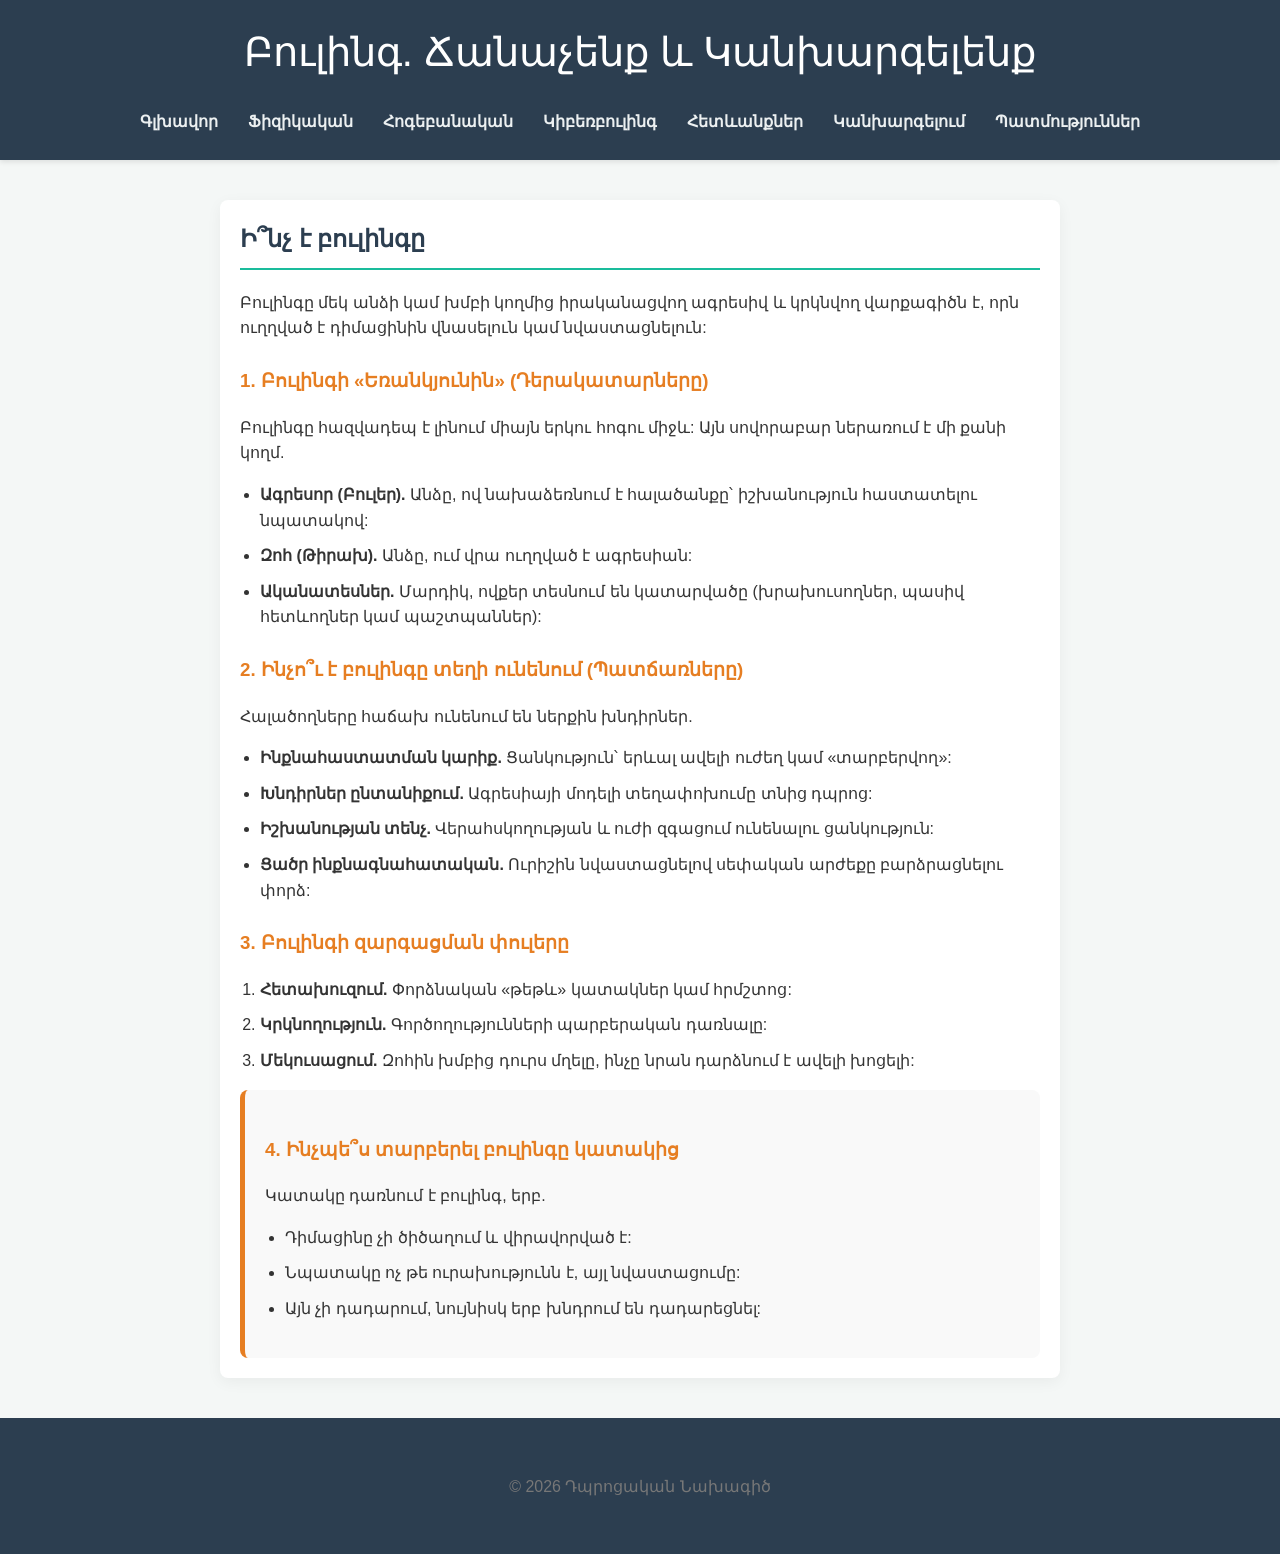
<file: index.html>
<!DOCTYPE html>
<html lang="hy">
<head>
    <meta charset="UTF-8">
    <title>Բուլինգի Դեմ Պայքար - Գլխավոր</title>
    <link rel="stylesheet" href="style.css">
</head>
<body>
    <header>
        <h1>Բուլինգ. Ճանաչենք և Կանխարգելենք</h1>
        <nav>
            <ul>
                <li><a href="index.html">Գլխավոր</a></li>
                <li><a href="physical.html">Ֆիզիկական</a></li>
                <li><a href="psychological.html">Հոգեբանական</a></li>
                <li><a href="cyber.html">Կիբեռբուլինգ</a></li>
                <li><a href="consequences.html">Հետևանքներ</a></li>
                <li><a href="prevention.html">Կանխարգելում</a></li>
                <li><a href="stories.html">Պատմություններ</a></li>
            </ul>
        </nav>
    </header>

    <main class="content">
        <section class="intro">
            <h2>Ի՞նչ է բուլինգը</h2>
            <p>Բուլինգը մեկ անձի կամ խմբի կողմից իրականացվող ագրեսիվ և կրկնվող վարքագիծն է, որն ուղղված է դիմացինին վնասելուն կամ նվաստացնելուն:</p>
        </section>

        <section class="roles">
            <h3>1. Բուլինգի «Եռանկյունին» (Դերակատարները)</h3>
            <p>Բուլինգը հազվադեպ է լինում միայն երկու հոգու միջև: Այն սովորաբար ներառում է մի քանի կողմ.</p>
            <ul>
                <li><strong>Ագրեսոր (Բուլեր).</strong> Անձը, ով նախաձեռնում է հալածանքը՝ իշխանություն հաստատելու նպատակով:</li>
                <li><strong>Զոհ (Թիրախ).</strong> Անձը, ում վրա ուղղված է ագրեսիան:</li>
                <li><strong>Ականատեսներ.</strong> Մարդիկ, ովքեր տեսնում են կատարվածը (խրախուսողներ, պասիվ հետևողներ կամ պաշտպաններ):</li>
            </ul>
        </section>

        <section class="reasons">
            <h3>2. Ինչո՞ւ է բուլինգը տեղի ունենում (Պատճառները)</h3>
            <p>Հալածողները հաճախ ունենում են ներքին խնդիրներ.</p>
            <ul>
                <li><strong>Ինքնահաստատման կարիք.</strong> Ցանկություն՝ երևալ ավելի ուժեղ կամ «տարբերվող»:</li>
                <li><strong>Խնդիրներ ընտանիքում.</strong> Ագրեսիայի մոդելի տեղափոխումը տնից դպրոց:</li>
                <li><strong>Իշխանության տենչ.</strong> Վերահսկողության և ուժի զգացում ունենալու ցանկություն:</li>
                <li><strong>Ցածր ինքնագնահատական.</strong> Ուրիշին նվաստացնելով սեփական արժեքը բարձրացնելու փորձ:</li>
            </ul>
        </section>

        <section class="stages">
            <h3>3. Բուլինգի զարգացման փուլերը</h3>
            <ol>
                <li><strong>Հետախուզում.</strong> Փորձնական «թեթև» կատակներ կամ հրմշտոց:</li>
                <li><strong>Կրկնողություն.</strong> Գործողությունների պարբերական դառնալը:</li>
                <li><strong>Մեկուսացում.</strong> Զոհին խմբից դուրս մղելը, ինչը նրան դարձնում է ավելի խոցելի:</li>
            </ol>
        </section>

        <section class="humor-vs-bullying" style="background-color: #f9f9f9; padding: 20px; border-radius: 8px; border-left: 5px solid #e67e22;">
            <h3>4. Ինչպե՞ս տարբերել բուլինգը կատակից</h3>
            <p>Կատակը դառնում է բուլինգ, երբ.</p>
            <ul>
                <li>Դիմացինը չի ծիծաղում և վիրավորված է:</li>
                <li>Նպատակը ոչ թե ուրախությունն է, այլ նվաստացումը:</li>
                <li>Այն չի դադարում, նույնիսկ երբ խնդրում են դադարեցնել:</li>
            </ul>
        </section>
    </main>

    <footer>
        <p style="text-align: center; padding: 20px; color: #777;">&copy; 2026 Դպրոցական Նախագիծ</p>
    </footer>
</body>
</html>
</file>
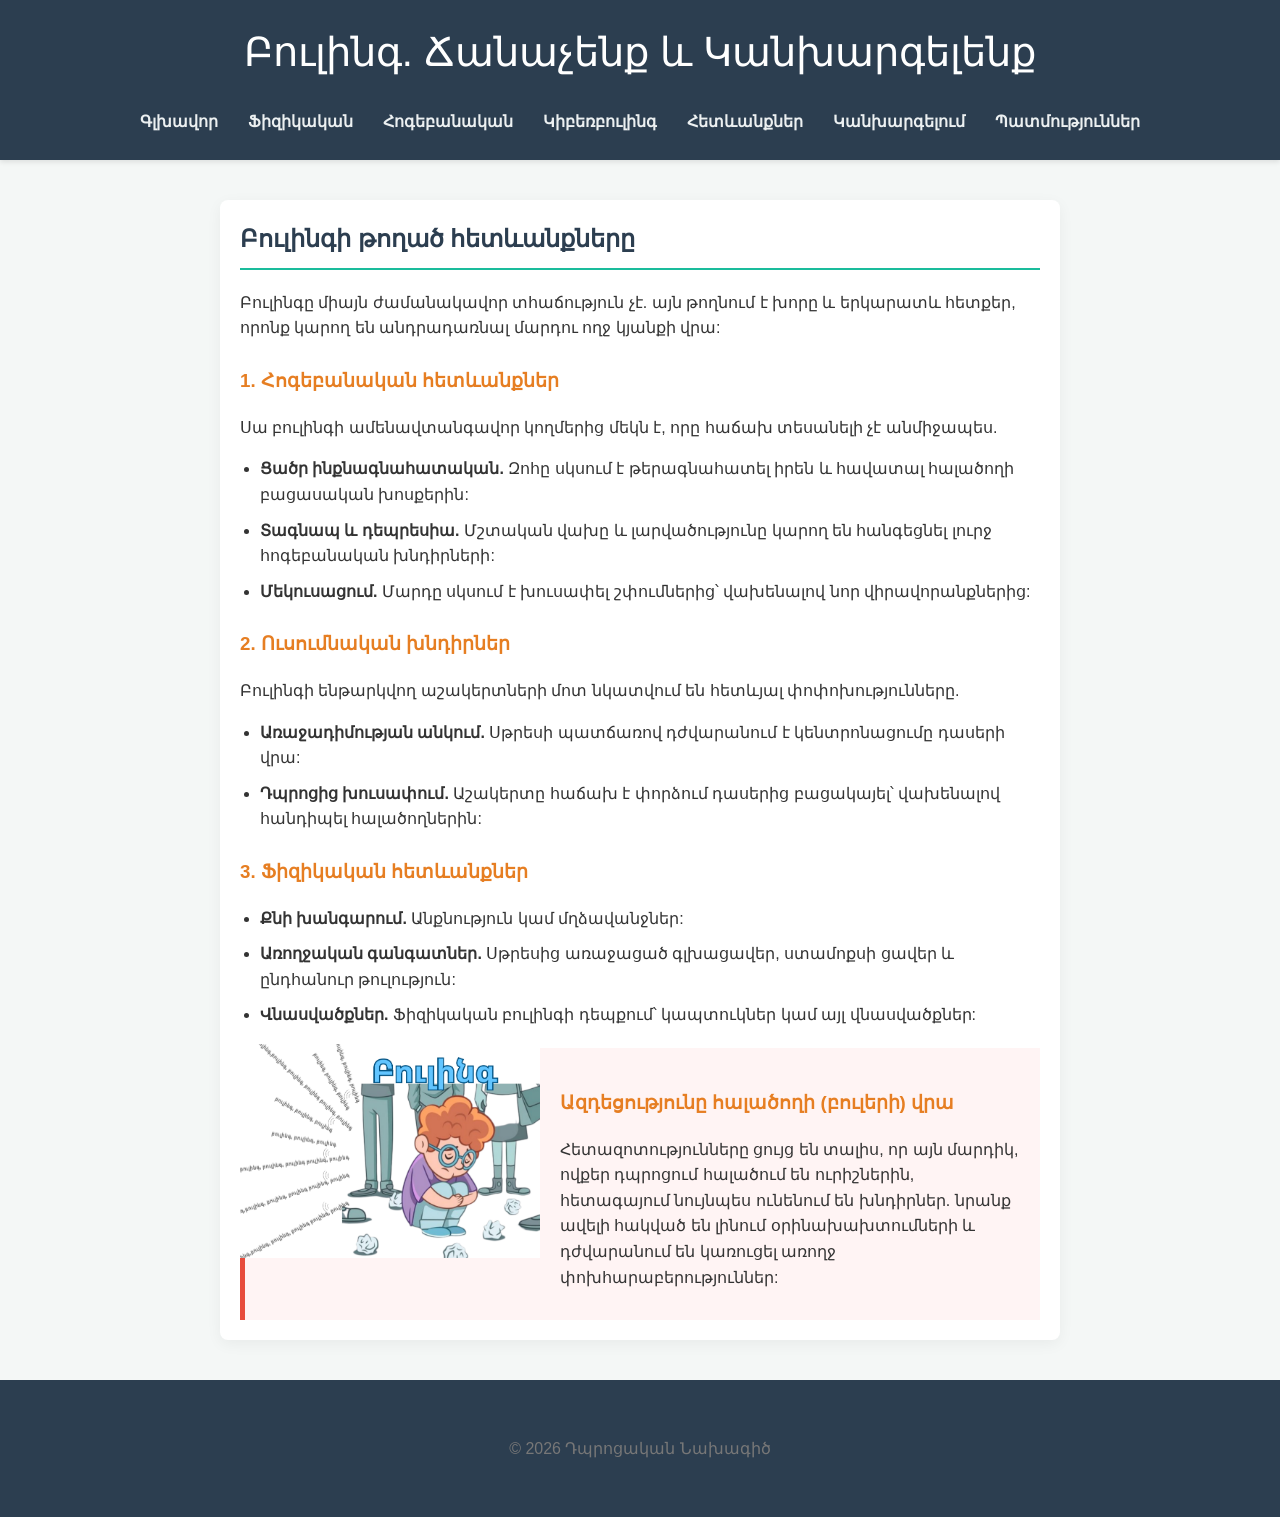
<file: consequences.html>
<!DOCTYPE html>
<html lang="hy">
<head>
    <meta charset="UTF-8">
    <meta name="viewport" content="width=device-width, initial-scale=1.0">
    <title>Բուլինգի Հետևանքները - Բուլինգի Դեմ Պայքար</title>
    <link rel="stylesheet" href="style.css">
</head>
<body>
    <header>
        <h1>Բուլինգ. Ճանաչենք և Կանխարգելենք</h1>
        <nav>
            <ul>
                <li><a href="index.html">Գլխավոր</a></li>
                <li><a href="physical.html">Ֆիզիկական</a></li>
                <li><a href="psychological.html">Հոգեբանական</a></li>
                <li><a href="cyber.html">Կիբեռբուլինգ</a></li>
                <li><a href="consequences.html">Հետևանքներ</a></li>
                <li><a href="prevention.html">Կանխարգելում</a></li>
                <li><a href="stories.html">Պատմություններ</a></li>
            </ul>
        </nav>
    </header>

    <main class="content">
        <h2>Բուլինգի թողած հետևանքները</h2>
        <p>Բուլինգը միայն ժամանակավոր տհաճություն չէ. այն թողնում է խորը և երկարատև հետքեր, որոնք կարող են անդրադառնալ մարդու ողջ կյանքի վրա:</p>

        <section>
            <h3>1. Հոգեբանական հետևանքներ</h3>
            <p>Սա բուլինգի ամենավտանգավոր կողմերից մեկն է, որը հաճախ տեսանելի չէ անմիջապես.</p>
            <ul>
                <li><strong>Ցածր ինքնագնահատական.</strong> Զոհը սկսում է թերագնահատել իրեն և հավատալ հալածողի բացասական խոսքերին:</li>
                <li><strong>Տագնապ և դեպրեսիա.</strong> Մշտական վախը և լարվածությունը կարող են հանգեցնել լուրջ հոգեբանական խնդիրների:</li>
                <li><strong>Մեկուսացում.</strong> Մարդը սկսում է խուսափել շփումներից՝ վախենալով նոր վիրավորանքներից:</li>
            </ul>
        </section>

        <section>
            <h3>2. Ուսումնական խնդիրներ</h3>
            <p>Բուլինգի ենթարկվող աշակերտների մոտ նկատվում են հետևյալ փոփոխությունները.</p>
            <ul>
                <li><strong>Առաջադիմության անկում.</strong> Սթրեսի պատճառով դժվարանում է կենտրոնացումը դասերի վրա:</li>
                <li><strong>Դպրոցից խուսափում.</strong> Աշակերտը հաճախ է փորձում դասերից բացակայել՝ վախենալով հանդիպել հալածողներին:</li>
            </ul>
        </section>

        <section>
            <h3>3. Ֆիզիկական հետևանքներ</h3>
            <ul>
                <li><strong>Քնի խանգարում.</strong> Անքնություն կամ մղձավանջներ:</li>
                <li><strong>Առողջական գանգատներ.</strong> Սթրեսից առաջացած գլխացավեր, ստամոքսի ցավեր և ընդհանուր թուլություն:</li>
                <li><strong>Վնասվածքներ.</strong> Ֆիզիկական բուլինգի դեպքում՝ կապտուկներ կամ այլ վնասվածքներ:</li>
            </ul>
        </section>

        <img src="15.png" alt="Բուլինգի պատկեր" style="float: left; margin-right: 20px; margin-bottom: 10px; width: 300px; height: auto;">

        <section style="background-color: #fff4f4; padding: 15px; border-left: 5px solid #e74c3c; margin-top: 20px;">
            <h3>Ազդեցությունը հալածողի (բուլերի) վրա</h3>
            <p>Հետազոտությունները ցույց են տալիս, որ այն մարդիկ, ովքեր դպրոցում հալածում են ուրիշներին, հետագայում նույնպես ունենում են խնդիրներ. նրանք ավելի հակված են լինում օրինախախտումների և դժվարանում են կառուցել առողջ փոխհարաբերություններ:</p>
        </section>
    </main>

    <footer>
        <p style="text-align: center; padding: 20px; color: #777;">&copy; 2026 Դպրոցական Նախագիծ</p>
    </footer>
</body>
</html>
</file>
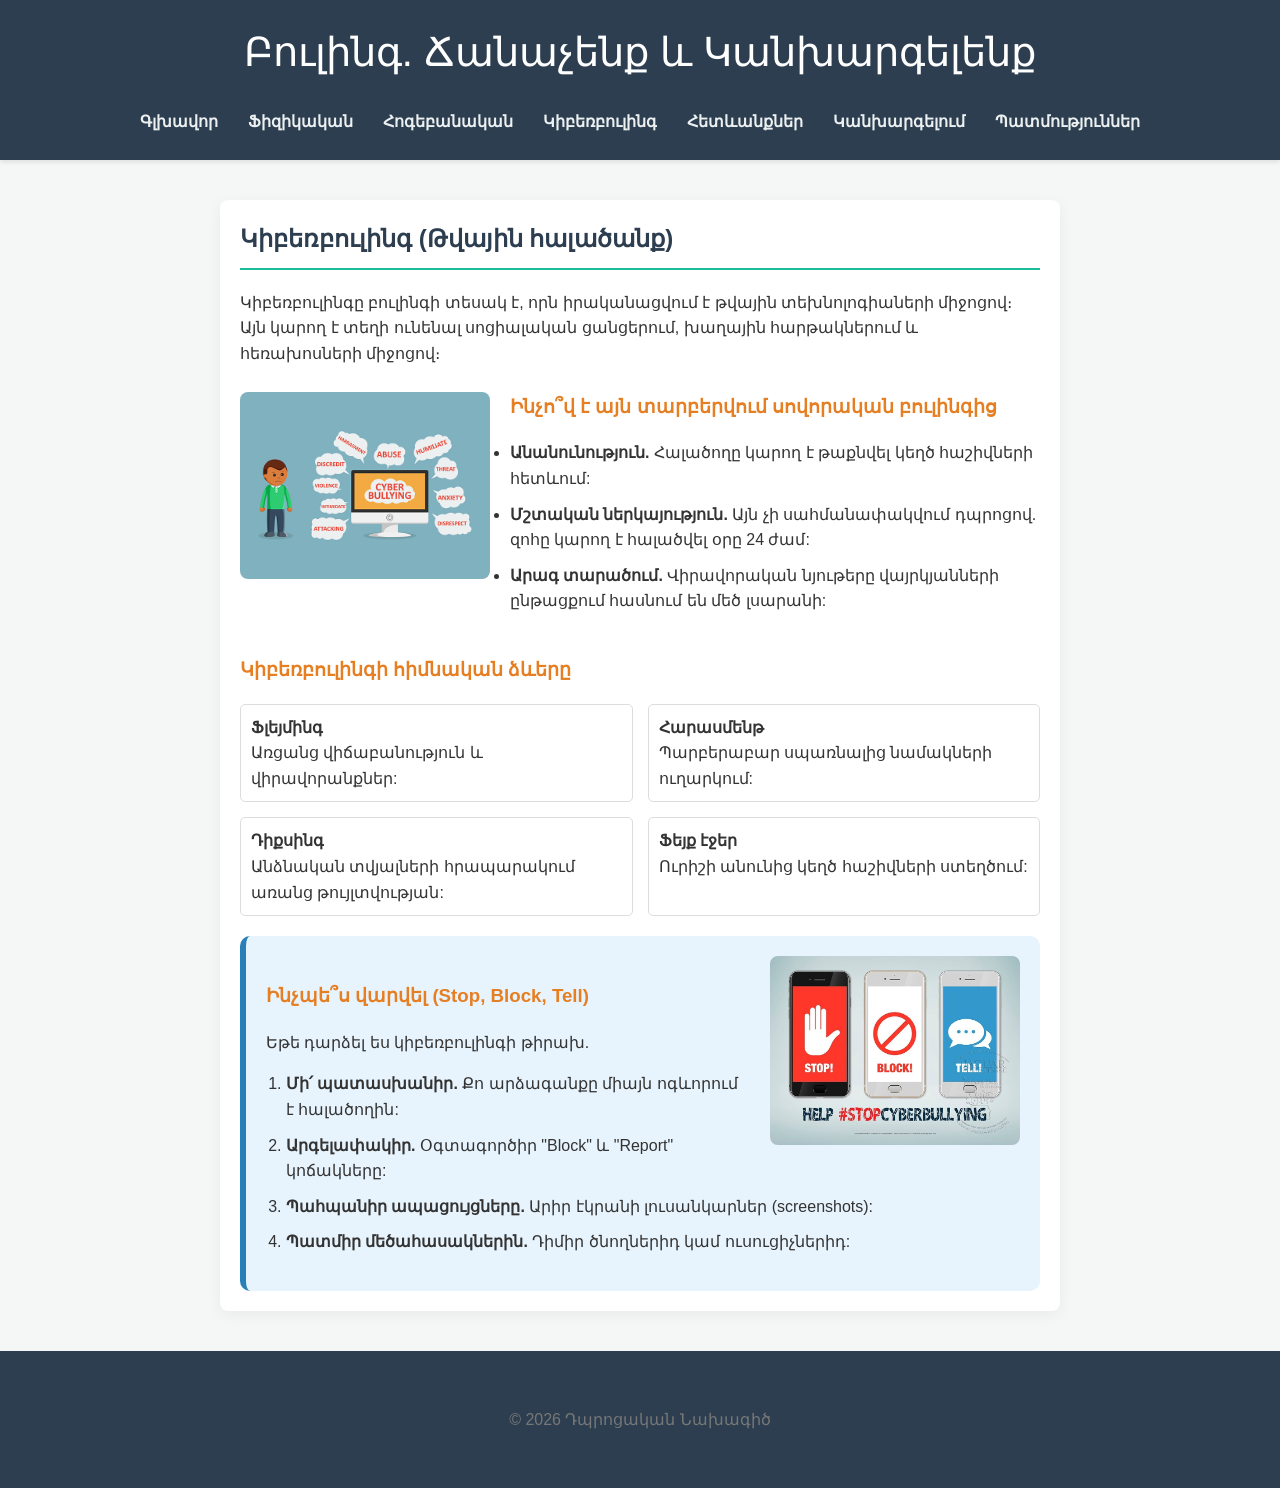
<file: cyber.html>
<!DOCTYPE html>
<html lang="hy">
<head>
    <meta charset="UTF-8">
    <title>Կիբեռբուլինգ - Բուլինգի Դեմ Պայքար</title>
    <link rel="stylesheet" href="style.css">
    <style>
        /* Ավելացրել եմ այս ոճերը հստակության համար */
        .img-left {
            float: left;
            width: 250px; /* Կարող եք փոփոխել չափը */
            margin-right: 20px;
            margin-bottom: 10px;
            border-radius: 8px;
        }
        .img-right {
            float: right;
            width: 250px; /* Կարող եք փոփոխել չափը */
            margin-left: 20px;
            margin-bottom: 10px;
            border-radius: 8px;
        }
        /* Մաքրում ենք float-ը, որպեսզի հաջորդ բաժինները չխառնվեն */
        section::after {
            content: "";
            display: table;
            clear: both;
        }
    </style>
</head>
<body>
    <header>
        <h1>Բուլինգ. Ճանաչենք և Կանխարգելենք</h1>
        <nav>
            <ul>
                <li><a href="index.html">Գլխավոր</a></li>
                <li><a href="physical.html">Ֆիզիկական</a></li>
                <li><a href="psychological.html">Հոգեբանական</a></li>
                <li><a href="cyber.html">Կիբեռբուլինգ</a></li>
                <li><a href="consequences.html">Հետևանքներ</a></li>
                <li><a href="prevention.html">Կանխարգելում</a></li>
                <li><a href="stories.html">Պատմություններ</a></li>
            </ul>
        </nav>
    </header>

    <main class="content">
        <h2>Կիբեռբուլինգ (Թվային հալածանք)</h2>
        <p>Կիբեռբուլինգը բուլինգի տեսակ է, որն իրականացվում է թվային տեխնոլոգիաների միջոցով։ Այն կարող է տեղի ունենալ սոցիալական ցանցերում, խաղային հարթակներում և հեռախոսների միջոցով։</p>

        <section>
            <img src="13.jpg" alt="Կիբեռբուլինգի օրինակ" class="img-left">
            <h3>Ինչո՞վ է այն տարբերվում սովորական բուլինգից</h3>
            <ul>
                <li><strong>Անանունություն.</strong> Հալածողը կարող է թաքնվել կեղծ հաշիվների հետևում:</li>
                <li><strong>Մշտական ներկայություն.</strong> Այն չի սահմանափակվում դպրոցով. զոհը կարող է հալածվել օրը 24 ժամ:</li>
                <li><strong>Արագ տարածում.</strong> Վիրավորական նյութերը վայրկյանների ընթացքում հասնում են մեծ լսարանի:</li>
            </ul>
        </section>

        <section>
            <h3>Կիբեռբուլինգի հիմնական ձևերը</h3>
            <div style="display: grid; grid-template-columns: 1fr 1fr; gap: 15px;">
                <div style="border: 1px solid #ddd; padding: 10px; border-radius: 5px;">
                    <strong>Ֆլեյմինգ</strong><br>Առցանց վիճաբանություն և վիրավորանքներ:
                </div>
                <div style="border: 1px solid #ddd; padding: 10px; border-radius: 5px;">
                    <strong>Հարասմենթ</strong><br>Պարբերաբար սպառնալից նամակների ուղարկում:
                </div>
                <div style="border: 1px solid #ddd; padding: 10px; border-radius: 5px;">
                    <strong>Դիքսինգ</strong><br>Անձնական տվյալների հրապարակում առանց թույլտվության:
                </div>
                <div style="border: 1px solid #ddd; padding: 10px; border-radius: 5px;">
                    <strong>Ֆեյք էջեր</strong><br>Ուրիշի անունից կեղծ հաշիվների ստեղծում:
                </div>
            </div>
        </section>

        <section style="background-color: #e8f4fd; padding: 20px; border-radius: 10px; margin-top: 20px; border-left: 6px solid #2980b9;">
            <img src="10.jpg" alt="Ինչպես վարվել" class="img-right">
            <h3>Ինչպե՞ս վարվել (Stop, Block, Tell)</h3>

            <p>Եթե դարձել ես կիբեռբուլինգի թիրախ.</p>
            <ol>
                <li><strong>Մի՛ պատասխանիր.</strong> Քո արձագանքը միայն ոգևորում է հալածողին:</li>
                <li><strong>Արգելափակիր.</strong> Օգտագործիր "Block" և "Report" կոճակները:</li>
                <li><strong>Պահպանիր ապացույցները.</strong> Արիր էկրանի լուսանկարներ (screenshots):</li>
                <li><strong>Պատմիր մեծահասակներին.</strong> Դիմիր ծնողներիդ կամ ուսուցիչներիդ:</li>
            </ol>
        </section>
    </main>

    <footer>
        <p style="text-align: center; padding: 20px; color: #777;">&copy; 2026 Դպրոցական Նախագիծ</p>
    </footer>
</body>
</html>
</file>
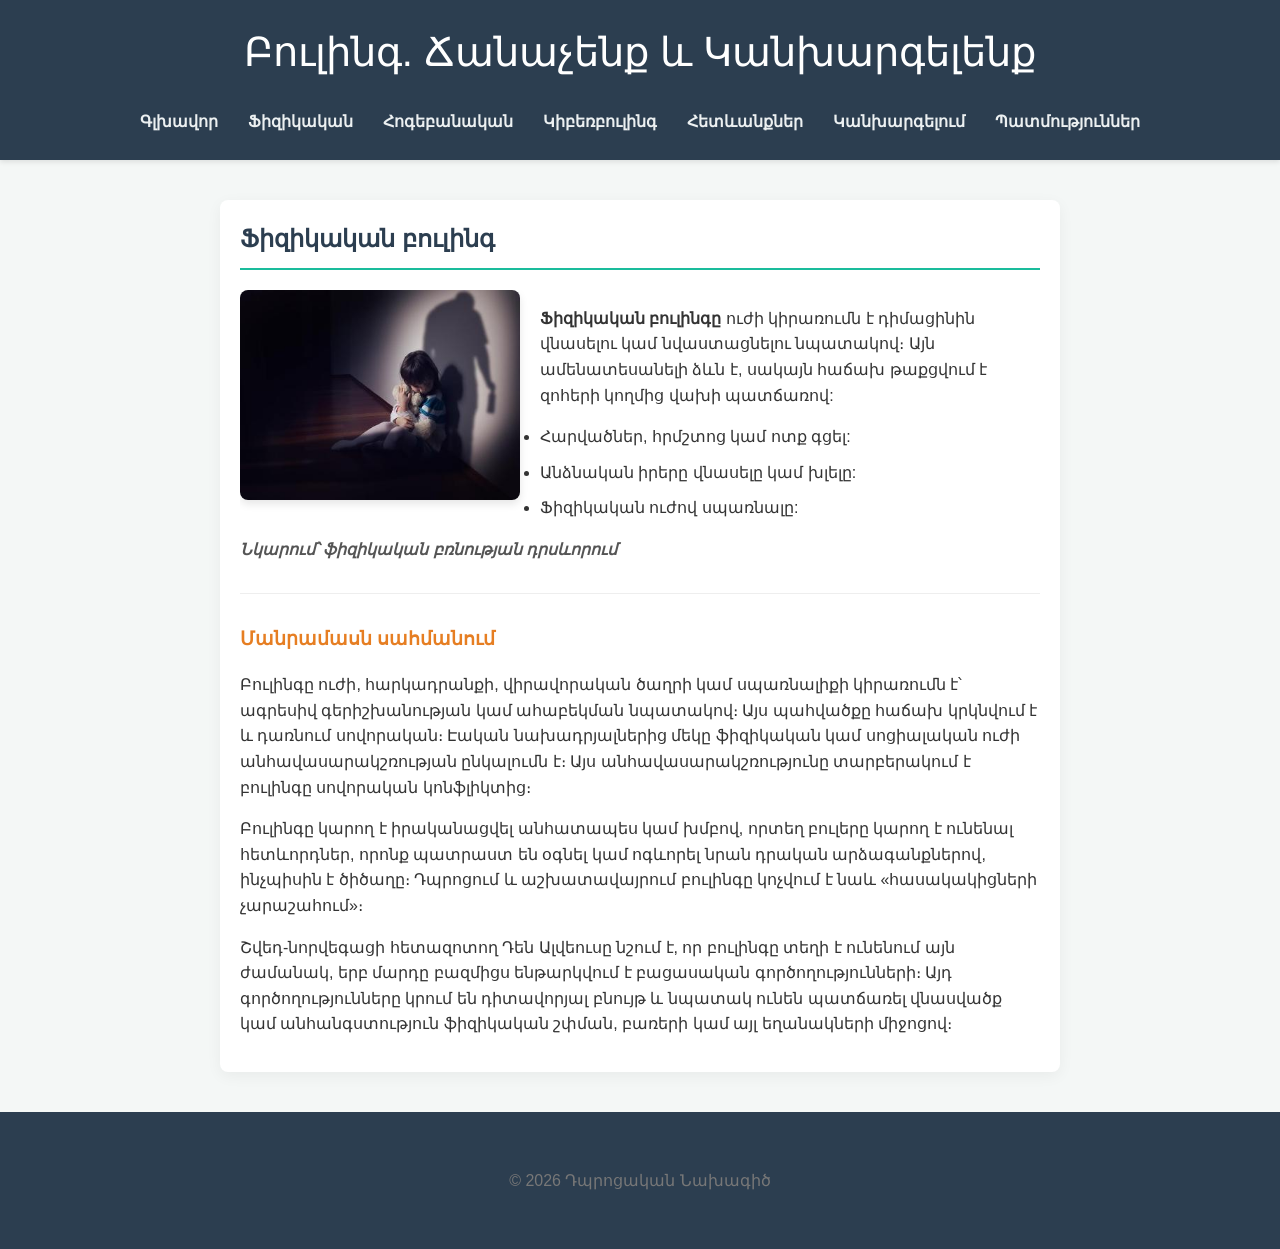
<file: physical.html>
<!DOCTYPE html>
<html lang="hy">
<head>
    <meta charset="UTF-8">
    <title>Բուլինգի Դեմ Պայքար - Ֆիզիկական</title>
    <link rel="stylesheet" href="style.css">
    <style>
        /* Նույն ոճերը հետևողականության համար */
        .img-left {
            float: left;
            width: 280px;
            margin-right: 20px;
            margin-bottom: 15px;
            border-radius: 8px;
            box-shadow: 0 4px 8px rgba(0,0,0,0.1);
        }
        
        .content::after {
            content: "";
            display: table;
            clear: both;
        }

        .image-container {
            margin-bottom: 25px;
            overflow: hidden; /* Մաքրում է float-ը ներսում */
        }

        .caption {
            font-style: italic;
            color: #555;
            font-weight: bold;
            display: block;
            margin-top: 5px;
        }
    </style>
</head>
<body>
    <header>
        <h1>Բուլինգ. Ճանաչենք և Կանխարգելենք</h1>
        <nav>
            <ul>
                <li><a href="index.html">Գլխավոր</a></li>
                <li><a href="physical.html">Ֆիզիկական</a></li>
                <li><a href="psychological.html">Հոգեբանական</a></li>
                <li><a href="cyber.html">Կիբեռբուլինգ</a></li>
                <li><a href="consequences.html">Հետևանքներ</a></li>
                <li><a href="prevention.html">Կանխարգելում</a></li>
                <li><a href="stories.html">Պատմություններ</a></li>
            </ul>
        </nav>
    </header>

    <main class="content">
        <h2>Ֆիզիկական բուլինգ</h2>

        <div class="image-container">
            <img src="11.jpg" alt="Ֆիզիկական բուլինգ" class="img-left">
            
            <p><strong>Ֆիզիկական բուլինգը</strong> ուժի կիրառումն է դիմացինին վնասելու կամ նվաստացնելու նպատակով։ Այն ամենատեսանելի ձևն է, սակայն հաճախ թաքցվում է զոհերի կողմից վախի պատճառով:</p>
            
            <ul>
                <li>Հարվածներ, հրմշտոց կամ ոտք գցել:</li>
                <li>Անձնական իրերը վնասելը կամ խլելը:</li>
                <li>Ֆիզիկական ուժով սպառնալը:</li>
            </ul>
            <span class="caption">Նկարում՝ ֆիզիկական բռնության դրսևորում</span>
        </div>
        
        <hr style="margin: 30px 0; border:0; border-top: 1px solid #eee;">

        <section class="detailed-definition">
            <h3>Մանրամասն սահմանում</h3>
            <p>Բուլինգը ուժի, հարկադրանքի, վիրավորական ծաղրի կամ սպառնալիքի կիրառումն է՝ ագրեսիվ գերիշխանության կամ ահաբեկման նպատակով։ Այս պահվածքը հաճախ կրկնվում է և դառնում սովորական։ Էական նախադրյալներից մեկը ֆիզիկական կամ սոցիալական ուժի անհավասարակշռության ընկալումն է։ Այս անհավասարակշռությունը տարբերակում է բուլինգը սովորական կոնֆլիկտից։</p>
            
            <p>Բուլինգը կարող է իրականացվել անհատապես կամ խմբով, որտեղ բուլերը կարող է ունենալ հետևորդներ, որոնք պատրաստ են օգնել կամ ոգևորել նրան դրական արձագանքներով, ինչպիսին է ծիծաղը։ Դպրոցում և աշխատավայրում բուլինգը կոչվում է նաև «հասակակիցների չարաշահում»։</p>
            
            <p>Շվեդ-նորվեգացի հետազոտող Դեն Ալվեուսը նշում է, որ բուլինգը տեղի է ունենում այն ժամանակ, երբ մարդը բազմիցս ենթարկվում է բացասական գործողությունների։ Այդ գործողությունները կրում են դիտավորյալ բնույթ և նպատակ ունեն պատճառել վնասվածք կամ անհանգստություն ֆիզիկական շփման, բառերի կամ այլ եղանակների միջոցով։</p>
        </section>
    </main>

    <footer>
        <p style="text-align: center; padding: 20px; color: #777;">&copy; 2026 Դպրոցական Նախագիծ</p>
    </footer>
</body>
</html>
</file>
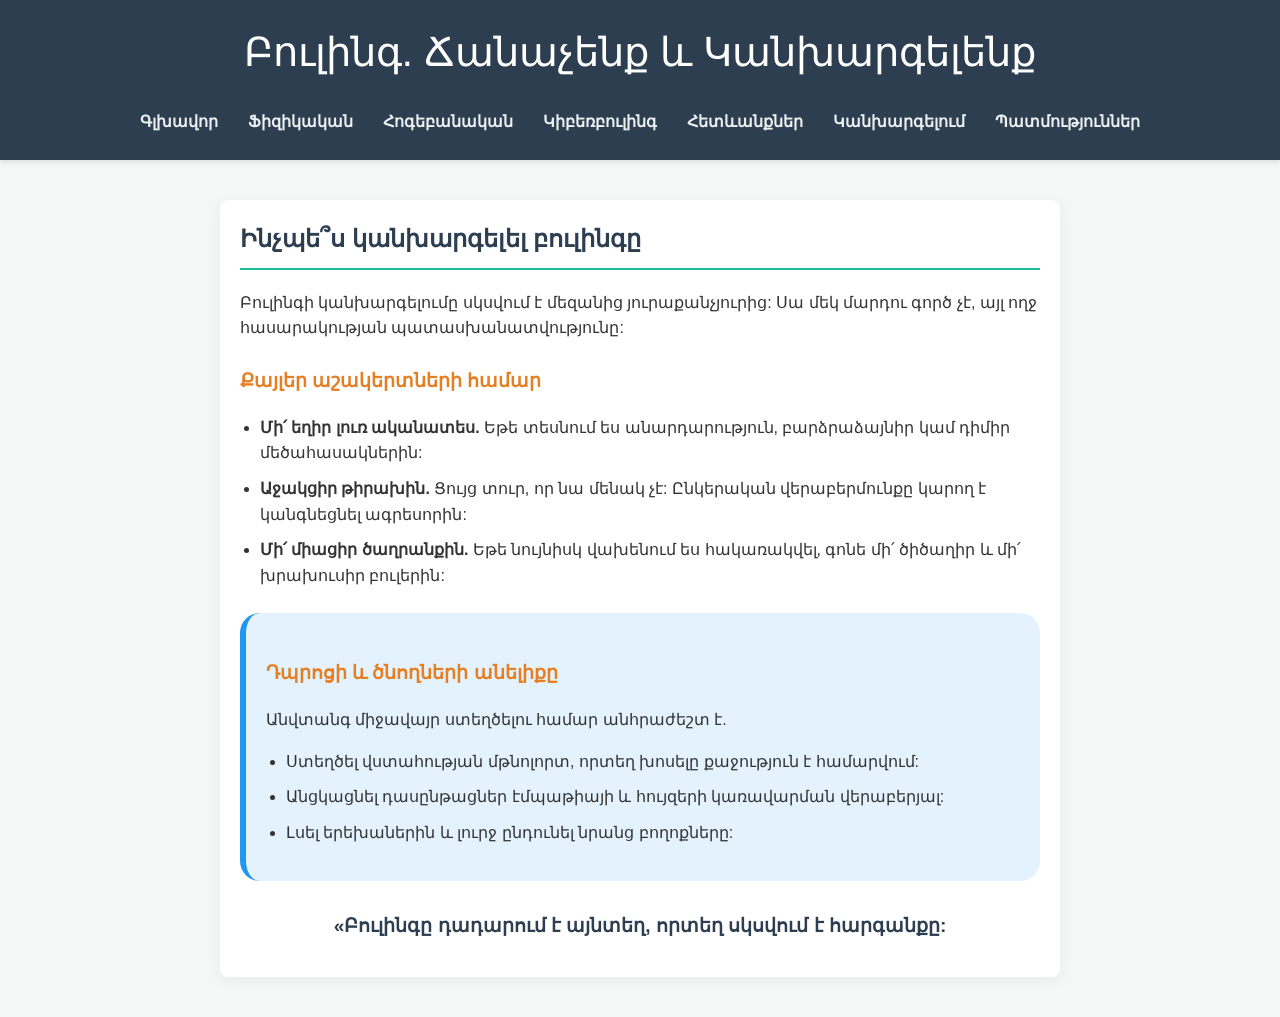
<file: prevention.html>
<!DOCTYPE html>
<html lang="hy">
<head>
    <meta charset="UTF-8">
    <title>Կանխարգելում - Բուլինգի Դեմ Պայքար</title>
    <link rel="stylesheet" href="style.css">
</head>
<body>
    <header>
        <h1>Բուլինգ. Ճանաչենք և Կանխարգելենք</h1>
        <nav>
            <ul>
                <li><a href="index.html">Գլխավոր</a></li>
                <li><a href="physical.html">Ֆիզիկական</a></li>
                <li><a href="psychological.html">Հոգեբանական</a></li>
                <li><a href="cyber.html">Կիբեռբուլինգ</a></li>
                <li><a href="consequences.html">Հետևանքներ</a></li>
                <li><a href="prevention.html">Կանխարգելում</a></li>
                <li><a href="stories.html">Պատմություններ</a></li>
            </ul>
        </nav>
    </header>

    <main class="content">
        <h2>Ինչպե՞ս կանխարգելել բուլինգը</h2>
        <p>Բուլինգի կանխարգելումը սկսվում է մեզանից յուրաքանչյուրից: Սա մեկ մարդու գործ չէ, այլ ողջ հասարակության պատասխանատվությունը:</p>

        <section>
            <h3>Քայլեր աշակերտների համար</h3>
            <ul>
                <li><strong>Մի՛ եղիր լուռ ականատես.</strong> Եթե տեսնում ես անարդարություն, բարձրաձայնիր կամ դիմիր մեծահասակներին:</li>
                <li><strong>Աջակցիր թիրախին.</strong> Ցույց տուր, որ նա մենակ չէ: Ընկերական վերաբերմունքը կարող է կանգնեցնել ագրեսորին:</li>
                <li><strong>Մի՛ միացիր ծաղրանքին.</strong> Եթե նույնիսկ վախենում ես հակառակվել, գոնե մի՛ ծիծաղիր և մի՛ խրախուսիր բուլերին:</li>
            </ul>
        </section>

        <section style="background-color: #e3f2fd; padding: 20px; border-radius: 20px; border-left: 6px solid #2196f3; margin-top: 25px;">
            <h3>Դպրոցի և ծնողների անելիքը</h3>
            <p>Անվտանգ միջավայր ստեղծելու համար անհրաժեշտ է.</p>
            <ul>
                <li>Ստեղծել վստահության մթնոլորտ, որտեղ խոսելը քաջություն է համարվում:</li>
                <li>Անցկացնել դասընթացներ էմպաթիայի և հույզերի կառավարման վերաբերյալ:</li>
                <li>Լսել երեխաներին և լուրջ ընդունել նրանց բողոքները:</li>
            </ul>
        </section>

        <div style="text-align: center; margin-top: 30px;">
            <p style="font-weight: bold; font-size: 1.2rem; color: #2c3e50;">«Բուլինգը դադարում է այնտեղ, որտեղ սկսվում է հարգանքը:
</file>
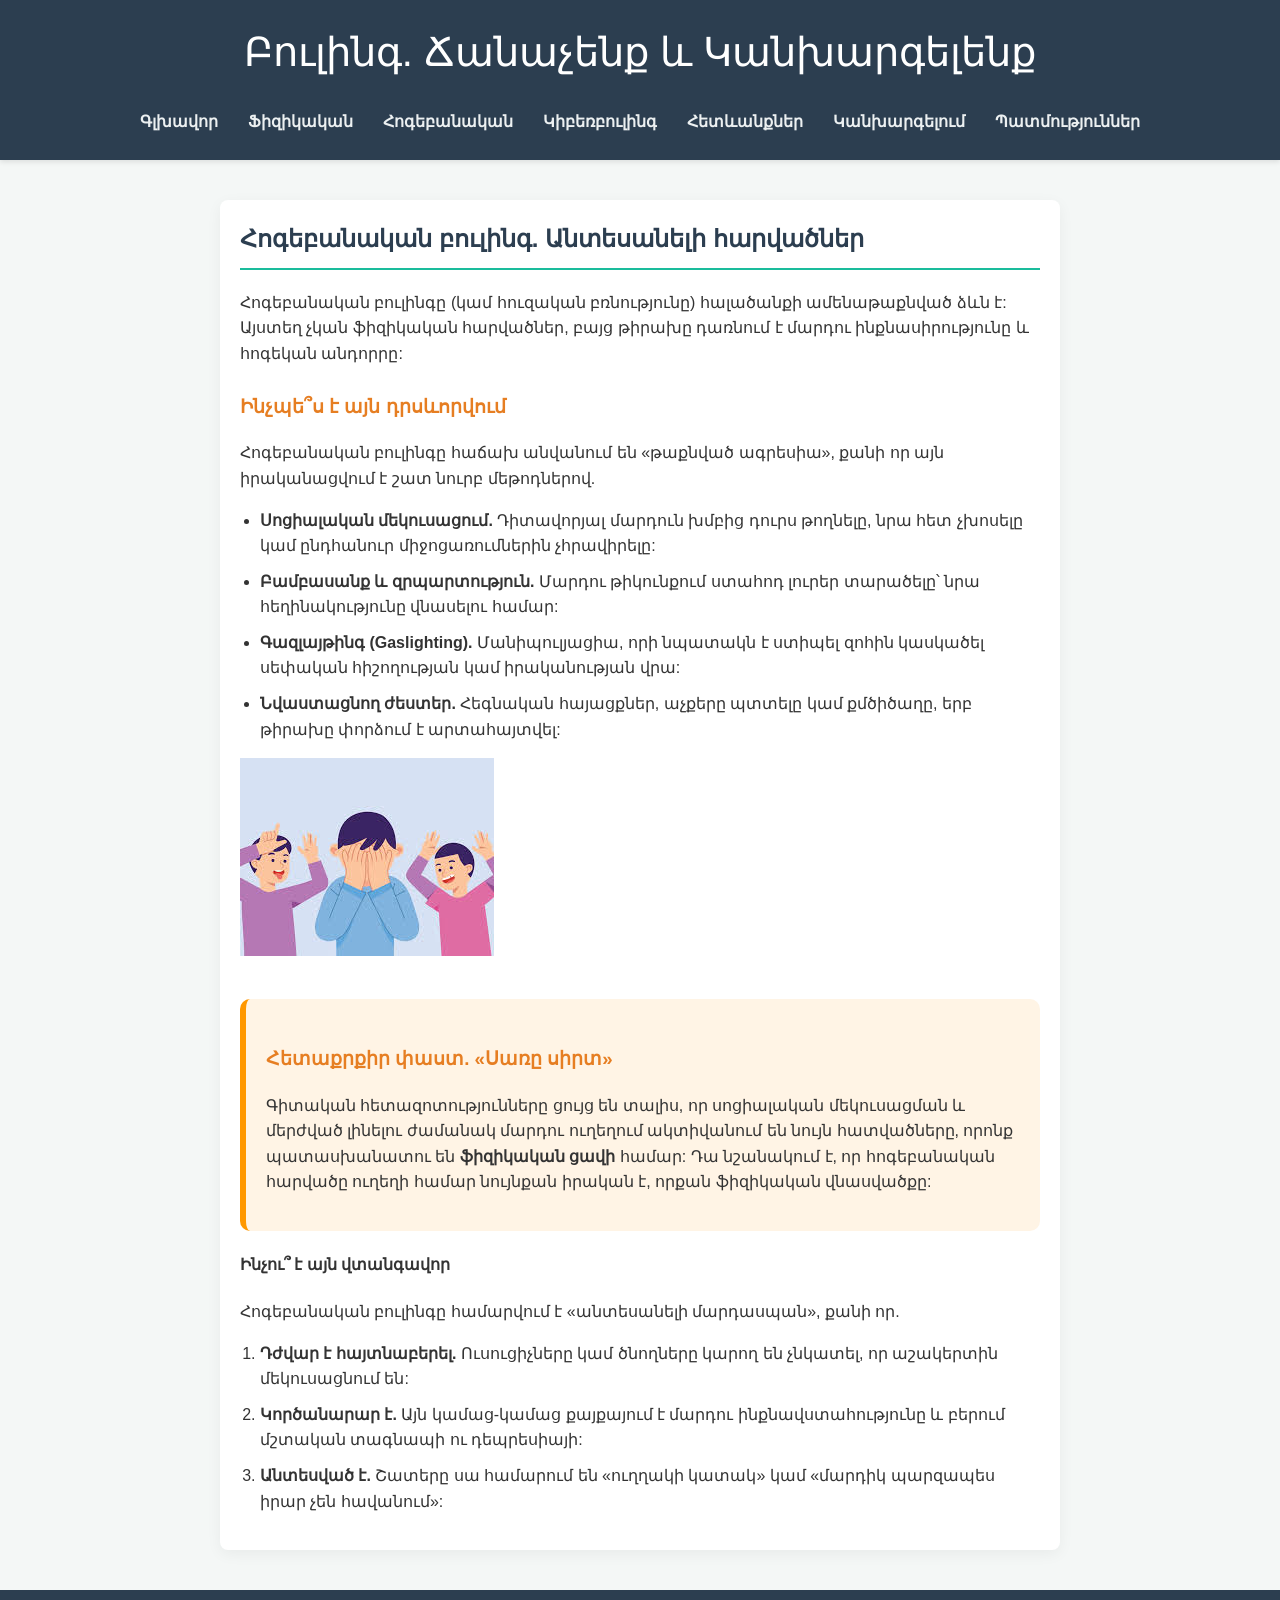
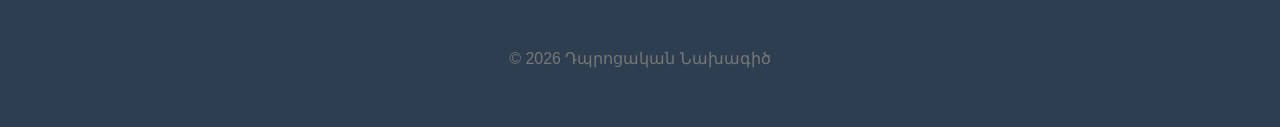
<file: psychological.html>
<!DOCTYPE html>
<html lang="hy">
<head>
    <meta charset="UTF-8">
    <title>Հոգեբանական Բուլինգ - Բուլինգի Դեմ Պայքար</title>
    <link rel="stylesheet" href="style.css">
</head>
<body>
    <header>
        <h1>Բուլինգ. Ճանաչենք և Կանխարգելենք</h1>
        <nav>
            <ul>
                <li><a href="index.html">Գլխավոր</a></li>
                <li><a href="physical.html">Ֆիզիկական</a></li>
                <li><a href="psychological.html">Հոգեբանական</a></li>
                <li><a href="cyber.html">Կիբեռբուլինգ</a></li>
                <li><a href="consequences.html">Հետևանքներ</a></li>
                <li><a href="prevention.html">Կանխարգելում</a></li>
                <li><a href="stories.html">Պատմություններ</a></li>
            </ul>
        </nav>
    </header>

    <main class="content">
        <h2>Հոգեբանական բուլինգ. Անտեսանելի հարվածներ</h2>
        
        <p>Հոգեբանական բուլինգը (կամ հուզական բռնությունը) հալածանքի ամենաթաքնված ձևն է: Այստեղ չկան ֆիզիկական հարվածներ, բայց թիրախը դառնում է մարդու ինքնասիրությունը և հոգեկան անդորրը:</p>

        <section class="detailed-info">
            <h3>Ինչպե՞ս է այն դրսևորվում</h3>
            <p>Հոգեբանական բուլինգը հաճախ անվանում են «թաքնված ագրեսիա», քանի որ այն իրականացվում է շատ նուրբ մեթոդներով.</p>
            <ul>
                <li><strong>Սոցիալական մեկուսացում.</strong> Դիտավորյալ մարդուն խմբից դուրս թողնելը, նրա հետ չխոսելը կամ ընդհանուր միջոցառումներին չհրավիրելը:</li>
                <li><strong>Բամբասանք և զրպարտություն.</strong> Մարդու թիկունքում ստահոդ լուրեր տարածելը՝ նրա հեղինակությունը վնասելու համար:</li>
                <li><strong>Գազլայթինգ (Gaslighting).</strong> Մանիպուլյացիա, որի նպատակն է ստիպել զոհին կասկածել սեփական հիշողության կամ իրականության վրա:</li>
                <li><strong>Նվաստացնող ժեստեր.</strong> Հեգնական հայացքներ, աչքերը պտտելը կամ քմծիծաղը, երբ թիրախը փորձում է արտահայտվել:</li>
            </ul>
        </section>
 <img src="12.jpg" style="float: left: margin-right: 20px; margin-bottom: 10px;">
        <section style="background-color: #fff4e5; padding: 20px; border-radius: 10px; border-left: 6px solid #ff9800; margin-top: 25px;">
            <h3>Հետաքրքիր փաստ. «Սառը սիրտ»</h3>
            <p>Գիտական հետազոտությունները ցույց են տալիս, որ սոցիալական մեկուսացման և մերժված լինելու ժամանակ մարդու ուղեղում ակտիվանում են նույն հատվածները, որոնք պատասխանատու են <strong>ֆիզիկական ցավի</strong> համար: Դա նշանակում է, որ հոգեբանական հարվածը ուղեղի համար նույնքան իրական է, որքան ֆիզիկական վնասվածքը:</p>
       </p>
	   </section>

        <section>
            <h4>Ինչու՞ է այն վտանգավոր</h4>
            <p>Հոգեբանական բուլինգը համարվում է «անտեսանելի մարդասպան», քանի որ.</p>
            <ol>
                <li><strong>Դժվար է հայտնաբերել.</strong> Ուսուցիչները կամ ծնողները կարող են չնկատել, որ աշակերտին մեկուսացնում են:</li>
                <li><strong>Կործանարար է.</strong> Այն կամաց-կամաց քայքայում է մարդու ինքնավստահությունը և բերում մշտական տագնապի ու դեպրեսիայի:</li>
                <li><strong>Անտեսված է.</strong> Շատերը սա համարում են «ուղղակի կատակ» կամ «մարդիկ պարզապես իրար չեն հավանում»:</li>
            </ol>
			
        </section>
    </main>

    <footer>
        <p style="text-align: center; padding: 20px; color: #777;">&copy; 2026 Դպրոցական Նախագիծ</p>
    </footer>
</body>
</html>
</file>
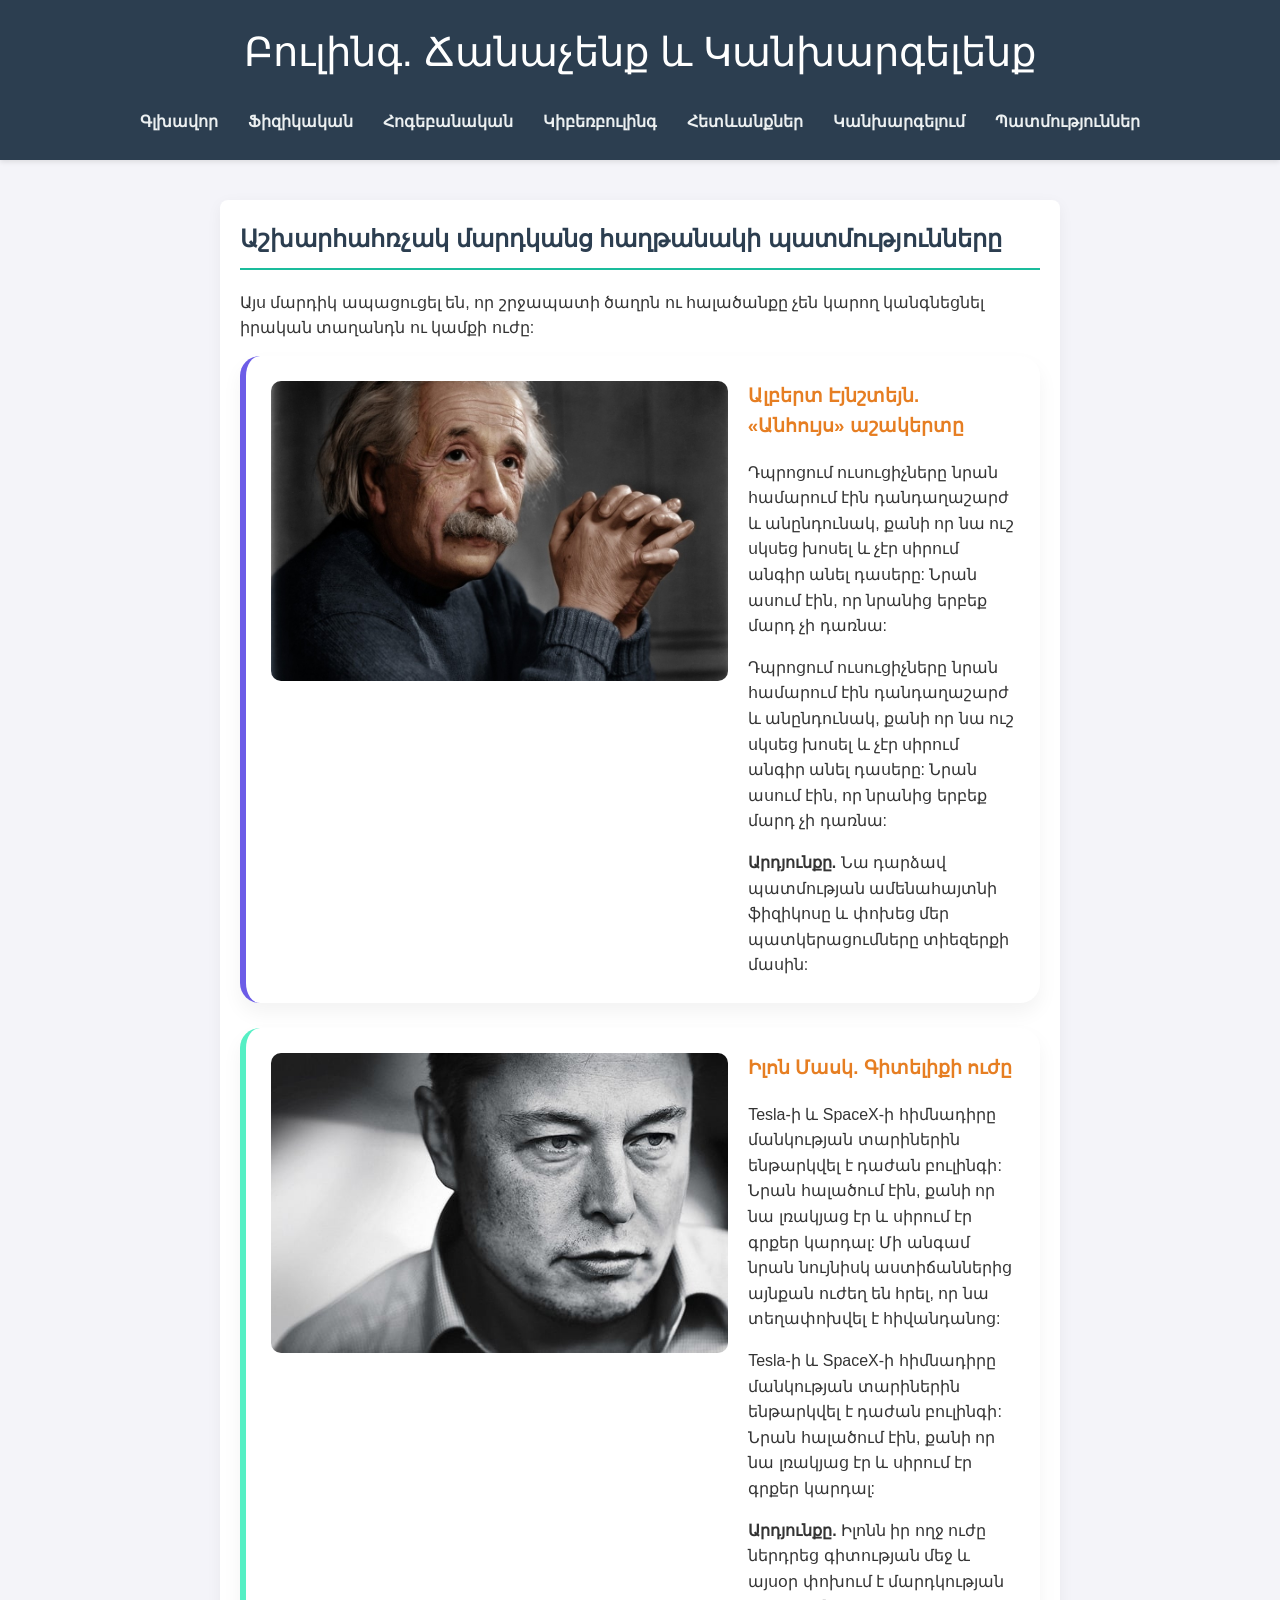
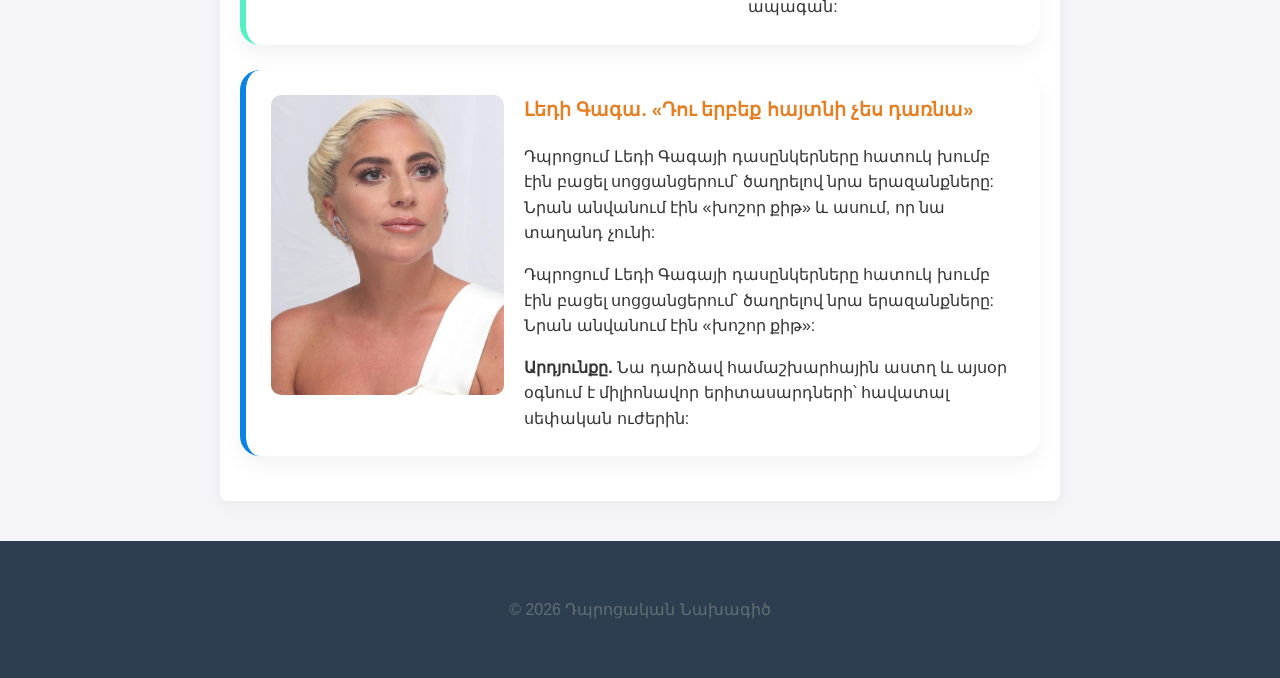
<file: stories.html>
<!DOCTYPE html>
<html lang="hy">
<head>
    <meta charset="UTF-8">
    <title>Իրական Պատմություններ - Բուլինգի Դեմ Պայքար</title>
    <link rel="stylesheet" href="style.css">
    <style>
        /* Ավելացված է ցուցադրության համար, եթե style.css ֆայլը չկա */
        body { font-family: sans-serif; background-color: #f4f4f9; }
        
        /* Հիմնական կոնտեյների ոճը */
        .story-card {
            background: #fff;
            padding: 25px;
            border-radius: 20px;
            box-shadow: 0 10px 20px rgba(0,0,0,0.05);
            margin-bottom: 25px;
            
            /* Միացնում ենք flexbox */
            display: flex;
            align-items: flex-start; /* Տեքստը սկսվում է վերևից */
            gap: 20px; /* Հեռավորություն նկարի և տեքստի միջև */
        }

        /* Ձախ կողմի բլոկը (նկարի համար) */
        .story-img-container {
            flex-shrink: 0; /* Թույլ չտալ նկարին սեղմվել */
        }

        /* Նկարի ոճը */
        .story-card img {
            width: auto; /* Պահպանել համամասնությունը */
            /* max-height: 300px;  Մոտավորապես 10-15 տողի բարձրություն */
            object-fit: cover; /* Եթե չափսերը փոխվեն, նկարը չձգվի */
            border-radius: 10px; /* Փոքր կլորացում սիրունության համար */
        }

        /* Աջ կողմի բլոկը (տեքստի համար) */
        .story-content {
            flex-grow: 1; /* Տեքստը զբաղեցնում է մնացած տեղը */
        }

        /* Հեռացնում ենք վերևի մարժինները վերնագրից և տեքստից, որ հավասարվեն նկարին */
        .story-content h3 { margin-top: 0; }
        .story-content p:last-child { margin-bottom: 0; }
    </style>
</head>
<body>
    <header>
        <h1>Բուլինգ. Ճանաչենք և Կանխարգելենք</h1>
        <nav>
            <ul>
                <li><a href="index.html">Գլխավոր</a></li>
                <li><a href="physical.html">Ֆիզիկական</a></li>
                <li><a href="psychological.html">Հոգեբանական</a></li>
                <li><a href="cyber.html">Կիբեռբուլինգ</a></li>
                <li><a href="consequences.html">Հետևանքներ</a></li>
                <li><a href="prevention.html">Կանխարգելում</a></li>
                <li><a href="stories.html">Պատմություններ</a></li>
            </ul>
        </nav>
    </header>

    <main class="content">
        <h2>Աշխարհահռչակ մարդկանց հաղթանակի պատմությունները</h2>
        <p>Այս մարդիկ ապացուցել են, որ շրջապատի ծաղրն ու հալածանքը չեն կարող կանգնեցնել իրական տաղանդն ու կամքի ուժը:</p>

        <section class="stories-container">
            
            <div class="story-card" style="border-left: 6px solid #6c5ce7;">
                <div class="story-img-container">
                    <img src="18.jpg" alt="Ալբերտ Էյնշտեյն" style="max-height: 300px;">
                </div>
                <div class="story-content">
                    <h3>Ալբերտ Էյնշտեյն. «Անհույս» աշակերտը</h3>
                    <p>Դպրոցում ուսուցիչները նրան համարում էին դանդաղաշարժ և անընդունակ, քանի որ նա ուշ սկսեց խոսել և չէր սիրում անգիր անել դասերը: Նրան ասում էին, որ նրանից երբեք մարդ չի դառնա:</p>
                    <p>Դպրոցում ուսուցիչները նրան համարում էին դանդաղաշարժ և անընդունակ, քանի որ նա ուշ սկսեց խոսել և չէր սիրում անգիր անել դասերը: Նրան ասում էին, որ նրանից երբեք մարդ չի դառնա:</p>
                    <p><strong>Արդյունքը.</strong> Նա դարձավ պատմության ամենահայտնի ֆիզիկոսը և փոխեց մեր պատկերացումները տիեզերքի մասին:</p>
                </div>
            </div>

            <div class="story-card" style="border-left: 6px solid #55efc4;">
                <div class="story-img-container">
                    <img src="19.jpg" alt="Իլոն Մասկ" style="max-height: 300px;">
                </div>
                <div class="story-content">
                    <h3>Իլոն Մասկ. Գիտելիքի ուժը</h3>
                    <p>Tesla-ի և SpaceX-ի հիմնադիրը մանկության տարիներին ենթարկվել է դաժան բուլինգի: Նրան հալածում էին, քանի որ նա լռակյաց էր և սիրում էր գրքեր կարդալ: Մի անգամ նրան նույնիսկ աստիճաններից այնքան ուժեղ են հրել, որ նա տեղափոխվել է հիվանդանոց:</p>
                    <p>Tesla-ի և SpaceX-ի հիմնադիրը մանկության տարիներին ենթարկվել է դաժան բուլինգի: Նրան հալածում էին, քանի որ նա լռակյաց էր և սիրում էր գրքեր կարդալ:</p>
                    <p><strong>Արդյունքը.</strong> Իլոնն իր ողջ ուժը ներդրեց գիտության մեջ և այսօր փոխում է մարդկության ապագան:</p>
                </div>
            </div>

            <div class="story-card" style="border-left: 6px solid #0984e3;">
                <div class="story-img-container">
                    <img src="20.jpg" alt="Լեդի Գագա" style="max-height: 300px;">
                </div>
                <div class="story-content">
                    <h3>Լեդի Գագա. «Դու երբեք հայտնի չես դառնա»</h3>
                    <p>Դպրոցում Լեդի Գագայի դասընկերները հատուկ խումբ էին բացել սոցցանցերում՝ ծաղրելով նրա երազանքները: Նրան անվանում էին «խոշոր քիթ» և ասում, որ նա տաղանդ չունի:</p>
                    <p>Դպրոցում Լեդի Գագայի դասընկերները հատուկ խումբ էին բացել սոցցանցերում՝ ծաղրելով նրա երազանքները: Նրան անվանում էին «խոշոր քիթ»:</p>
                    <p><strong>Արդյունքը.</strong> Նա դարձավ համաշխարհային աստղ և այսօր օգնում է միլիոնավոր երիտասարդների՝ հավատալ սեփական ուժերին:</p>
                </div>
            </div>
            
        </section>
    </main>

    <footer>
        <p style="text-align: center; padding: 20px; color: #636e72;">&copy; 2026 Դպրոցական Նախագիծ</p>
    </footer>
</body>
</html>
</file>
<file: style.css>
/* --- Հիմնական ոճեր ամբողջ էջի համար --- */
body {
    font-family: 'Segoe UI', Tahoma, Geneva, Verdana, sans-serif; /* Ժամանակակից տառատեսակ */
    margin: 0;
    padding: 0;
    background-color: #f4f7f6; /* Բաց մոխրագույն ֆոն */
    color: #333; /* Մուգ մոխրագույն տեքստ (ավելի հաճելի է աչքին, քան սևը) */
    line-height: 1.6; /* Տողերի միջև բացատ՝ հեշտ կարդալու համար */
}

/* --- Վերնագիր (Header) և Նավիգացիա --- */
header {
    background-color: #2c3e50; /* Մուգ կապույտ ֆոն */
    color: white;
    padding: 20px 0;
    text-align: center;
    box-shadow: 0 2px 5px rgba(0,0,0,0.1); /* Թեթև ստվեր ներքևում */
}

header h1 {
    margin: 0;
    font-size: 2.5em;
    font-weight: 300; /* Ավելի նուրբ վերնագիր */
}

nav ul {
    margin: 20px 0 0 0;
    padding: 0;
    list-style: none; /* Հեռացնել կետերը */
    display: flex; /* Դասավորել հորիզոնական */
    justify-content: center; /* Կենտրոնացնել */
    flex-wrap: wrap; /* Եթե չտեղավորվի, տեղափոխել հաջորդ տող */
}

nav ul li {
    margin: 5px 15px;
}

nav ul li a {
    text-decoration: none; /* Հեռացնել ընդգծումը */
    color: #ecf0f1; /* Բաց գույնի հղումներ */
    font-weight: bold;
    transition: color 0.3s ease; /* Սահուն անցում գույնը փոխելիս */
}

nav ul li a:hover {
    color: #1abc9c; /* Գույնը փոխվում է մկնիկը վրան պահելիս */
}

/* --- Հիմնական բովանդակություն (Main Content) --- */
.content {
    max-width: 800px; /* Էջի առավելագույն լայնությունը */
    margin: 40px auto; /* Կենտրոնացնել էջի մեջտեղում */
    padding: 20px;
    background-color: white;
    border-radius: 8px; /* Կլորացված անկյուններ */
    box-shadow: 0 4px 15px rgba(0,0,0,0.05); /* Թեթև ստվեր ամբողջ բլոկի շուրջ */
}

/* --- Վերնագրերի ոճավորում բովանդակության մեջ --- */
h2 {
    color: #2c3e50;
    border-bottom: 2px solid #1abc9c; /* Գիծ վերնագրի տակ */
    padding-bottom: 10px;
    margin-top: 0;
}

h3 {
    color: #e67e22; /* Նարնջագույն ենթավերնագրերի համար */
    margin-top: 25px;
}

/* --- Ցուցակների և պարագրաֆների ոճավորում --- */
ul, ol {
    padding-left: 20px;
}

li {
    margin-bottom: 10px; /* Բացատ ցուցակի կետերի միջև */
}

p {
    margin-bottom: 15px;
}

/* --- Ներքևի մաս (Footer) --- */
footer {
    text-align: center;
    padding: 20px;
    background-color: #2c3e50;
    color: white;
    margin-top: 40px;
}
</file>
